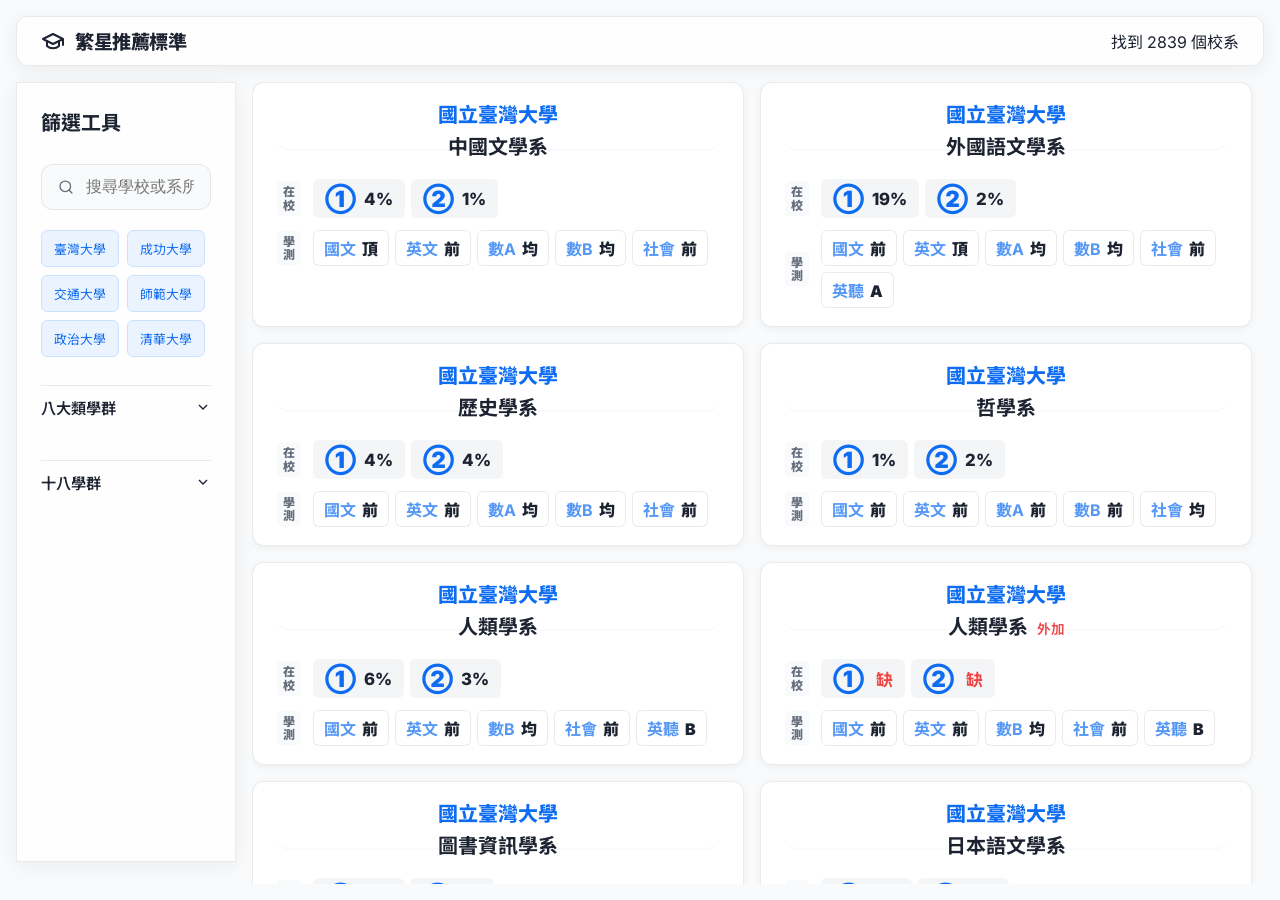
<file: index.html>
<!DOCTYPE html>
<html lang="zh-TW">

<head>
    <meta charset="UTF-8">
    <meta name="viewport" content="width=device-width, initial-scale=1.0">
    <title>校系檢索面板 | Admissions Dashboard</title>
    <link rel="preconnect" href="https://fonts.googleapis.com">
    <link rel="preconnect" href="https://fonts.gstatic.com" crossorigin>
    <link
        href="https://fonts.googleapis.com/css2?family=Inter:wght@300;400;500;600;700&family=Noto+Sans+TC:wght@300;400;500;700&display=swap"
        rel="stylesheet">
    <link rel="stylesheet" href="styles.css">
</head>

<body>
    <!-- Decorative Background Shapes -->
    <div class="bg-shape shape-1"></div>
    <div class="bg-shape shape-2"></div>
    <div class="bg-shape shape-3"></div>

    <div class="app-container">
        <!-- Header -->
        <header class="glass-panel">
            <div class="logo">
                <svg width="24" height="24" viewBox="0 0 24 24" fill="none" stroke="currentColor" stroke-width="2"
                    stroke-linecap="round" stroke-linejoin="round">
                    <path d="M22 10v6M2 10l10-5 10 5-10 5z" />
                    <path d="M6 12v5c3 3 9 3 12 0v-5" />
                </svg>
                <h1>繁星推薦標準</h1>
            </div>
            <div class="stats" id="result-stats">
                載入資料中...
            </div>
        </header>

        <div class="main-content">
            <!-- Sidebar Filters -->
            <aside class="filters glass-panel">
                <h2 class="filter-title">篩選工具</h2>

                <!-- 1. Search Box (Top) -->
                <div class="filter-group search-group">
                    <div class="search-box-standalone">
                        <svg width="20" height="20" viewBox="0 0 24 24" fill="none" stroke="currentColor"
                            stroke-width="2" stroke-linecap="round" stroke-linejoin="round">
                            <circle cx="11" cy="11" r="8" />
                            <line x1="21" y1="21" x2="16.65" y2="16.65" />
                        </svg>
                        <input type="text" id="search-input" placeholder="搜尋學校或系所...">
                    </div>
                </div>

                <!-- 2. Popular Schools (No Label) -->
                <div class="filter-group school-fast-links">
                    <div class="pill-container school-pills" id="popular-schools-list">
                        <!-- Injected via JS -->
                    </div>
                </div>

                <!-- 3. 8-Groups (Collapsible) -->
                <div class="filter-group collapsible-group">
                    <div class="collapse-header" onclick="toggleCollapse('filter-8-groups-container')">
                        <span class="label-text">八大類學群</span>
                        <svg class="chevron-icon" width="16" height="16" viewBox="0 0 24 24" fill="none"
                            stroke="currentColor" stroke-width="2">
                            <path d="M6 9l6 6 6-6" />
                        </svg>
                    </div>
                    <div class="collapse-content" id="filter-8-groups-container">
                        <div class="pill-container" id="filter-8-groups">
                            <!-- Injected via JS -->
                        </div>
                    </div>
                </div>

                <!-- 4. 18-Groups (Collapsible) -->
                <div class="filter-group collapsible-group">
                    <div class="collapse-header" onclick="toggleCollapse('filter-18-groups-container')">
                        <span class="label-text">十八學群</span>
                        <svg class="chevron-icon" width="16" height="16" viewBox="0 0 24 24" fill="none"
                            stroke="currentColor" stroke-width="2">
                            <path d="M6 9l6 6 6-6" />
                        </svg>
                    </div>
                    <div class="collapse-content" id="filter-18-groups-container">
                        <div class="pill-container" id="filter-18-groups">
                            <!-- Injected via JS -->
                        </div>
                    </div>
                </div>
            </aside>

            <!-- Results Area -->
            <main class="results-area">
                <div id="results-container" class="scroll-container">
                    <!-- Cards injected via JS -->
                    <div class="loading-spinner">
                        <div class="spinner"></div>
                    </div>
                </div>
            </main>
        </div>
    </div>

    <script src="app.js"></script>
</body>

</html>
</file>
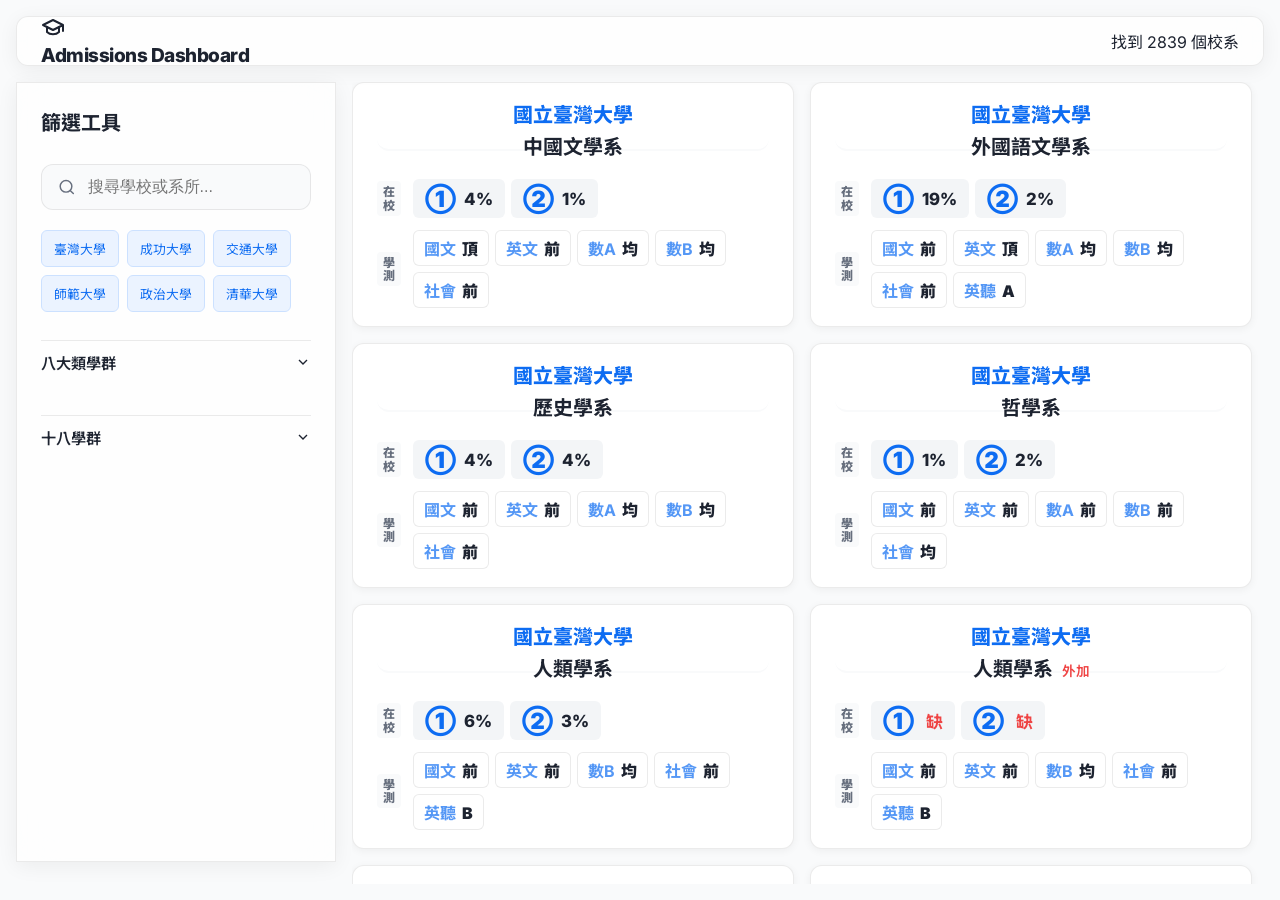
<file: Dashboard/index.html>
<!DOCTYPE html>
<html lang="zh-TW">

<head>
    <meta charset="UTF-8">
    <meta name="viewport" content="width=device-width, initial-scale=1.0">
    <title>校系檢索面板 | Admissions Dashboard</title>
    <link rel="preconnect" href="https://fonts.googleapis.com">
    <link rel="preconnect" href="https://fonts.gstatic.com" crossorigin>
    <link
        href="https://fonts.googleapis.com/css2?family=Inter:wght@300;400;500;600;700&family=Noto+Sans+TC:wght@300;400;500;700&display=swap"
        rel="stylesheet">
    <link rel="stylesheet" href="styles.css">
</head>

<body>
    <!-- Decorative Background Shapes -->
    <div class="bg-shape shape-1"></div>
    <div class="bg-shape shape-2"></div>
    <div class="bg-shape shape-3"></div>

    <div class="app-container">
        <!-- Header -->
        <header class="glass-panel">
            <div class="logo">
                <svg width="24" height="24" viewBox="0 0 24 24" fill="none" stroke="currentColor" stroke-width="2"
                    stroke-linecap="round" stroke-linejoin="round">
                    <path d="M22 10v6M2 10l10-5 10 5-10 5z" />
                    <path d="M6 12v5c3 3 9 3 12 0v-5" />
                </svg>
                <h1>Admissions Dashboard</h1>
            </div>
            <div class="stats" id="result-stats">
                載入資料中...
            </div>
        </header>

        <div class="main-content">
            <!-- Sidebar Filters -->
            <aside class="filters glass-panel">
                <h2 class="filter-title">篩選工具</h2>

                <!-- 1. Search Box (Top) -->
                <div class="filter-group search-group">
                    <div class="search-box-standalone">
                        <svg width="20" height="20" viewBox="0 0 24 24" fill="none" stroke="currentColor"
                            stroke-width="2" stroke-linecap="round" stroke-linejoin="round">
                            <circle cx="11" cy="11" r="8" />
                            <line x1="21" y1="21" x2="16.65" y2="16.65" />
                        </svg>
                        <input type="text" id="search-input" placeholder="搜尋學校或系所...">
                    </div>
                </div>

                <!-- 2. Popular Schools (No Label) -->
                <div class="filter-group school-fast-links">
                    <div class="pill-container school-pills" id="popular-schools-list">
                        <!-- Injected via JS -->
                    </div>
                </div>

                <!-- 3. 8-Groups (Collapsible) -->
                <div class="filter-group collapsible-group">
                    <div class="collapse-header" onclick="toggleCollapse('filter-8-groups-container')">
                        <span class="label-text">八大類學群</span>
                        <svg class="chevron-icon" width="16" height="16" viewBox="0 0 24 24" fill="none"
                            stroke="currentColor" stroke-width="2">
                            <path d="M6 9l6 6 6-6" />
                        </svg>
                    </div>
                    <div class="collapse-content" id="filter-8-groups-container">
                        <div class="pill-container" id="filter-8-groups">
                            <!-- Injected via JS -->
                        </div>
                    </div>
                </div>

                <!-- 4. 18-Groups (Collapsible) -->
                <div class="filter-group collapsible-group">
                    <div class="collapse-header" onclick="toggleCollapse('filter-18-groups-container')">
                        <span class="label-text">十八學群</span>
                        <svg class="chevron-icon" width="16" height="16" viewBox="0 0 24 24" fill="none"
                            stroke="currentColor" stroke-width="2">
                            <path d="M6 9l6 6 6-6" />
                        </svg>
                    </div>
                    <div class="collapse-content" id="filter-18-groups-container">
                        <div class="pill-container" id="filter-18-groups">
                            <!-- Injected via JS -->
                        </div>
                    </div>
                </div>
            </aside>

            <!-- Results Area -->
            <main class="results-area">
                <div id="results-container" class="scroll-container">
                    <!-- Cards injected via JS -->
                    <div class="loading-spinner">
                        <div class="spinner"></div>
                    </div>
                </div>
            </main>
        </div>
    </div>

    <script src="app.js"></script>
</body>

</html>
</file>
<file: styles.css>
:root {
    --primary: hsl(215, 90%, 50%);
    --bg-page: hsl(210, 20%, 98%);
    --bg-glass: rgba(255, 255, 255, 0.75);
    --bg-card: rgba(255, 255, 255, 0.9);
    --border: rgba(0, 0, 0, 0.08);
    --text-main: hsl(220, 25%, 15%);
    --text-muted: hsl(220, 10%, 45%);
    --accent: hsl(215, 95%, 45%);
    --shadow: 0 4px 20px rgba(0, 0, 0, 0.06);
    --shadow-hover: 0 10px 35px rgba(0, 0, 0, 0.1);
}

* {
    box-sizing: border-box;
    margin: 0;
    padding: 0;
}

body {
    background-color: var(--bg-page);
    color: var(--text-main);
    font-family: 'Inter', 'Noto Sans TC', sans-serif;
    height: 100vh;
    overflow: hidden;
    display: flex;
    justify-content: center;
}

/* Base Light UI */
.glass-panel {
    background: var(--bg-glass);
    backdrop-filter: blur(20px);
    -webkit-backdrop-filter: blur(20px);
    border: 1px solid var(--border);
    box-shadow: var(--shadow);
}

.app-container {
    width: 100%;
    max-width: 1700px;
    height: 100vh;
    padding: 16px;
    display: flex;
    flex-direction: column;
    gap: 16px;
}

header {
    height: 50px;
    display: flex;
    justify-content: space-between;
    align-items: center;
    padding: 0 24px;
    border-radius: 12px;
    background: white;
    border-bottom: 2px solid var(--primary);
}

.logo {
    display: flex;
    align-items: center;
    gap: 10px;
}


.logo h1 {
    font-size: 1.2rem;
    font-weight: 800;
    color: var(--text-main);
    letter-spacing: -0.5px;
}

.main-content {
    flex: 1;
    display: flex;
    gap: 16px;
    min-height: 0;
}

/* Sidebar */
.filters {
    width: 220px;
    padding: 24px;
    display: flex;
    flex-direction: column;
    gap: 20px;
    position: sticky;
    top: 24px;
    height: calc(100vh - 120px);
    overflow-y: auto;
}

.filter-title {
    font-size: 1.25rem;
    font-weight: 700;
    margin-bottom: 8px;
    color: var(--text-main);
}

.filter-group {
    display: flex;
    flex-direction: column;
    gap: 12px;
}

/* SEARCH BOX STANDALONE */
.search-box-standalone {
    display: flex;
    align-items: center;
    gap: 12px;
    background: var(--bg-page);
    border: 1px solid var(--border);
    padding: 12px 16px;
    border-radius: 12px;
    transition: all 0.3s ease;
}

.search-box-standalone:focus-within {
    border-color: var(--primary);
    box-shadow: 0 0 0 4px rgba(37, 99, 235, 0.1);
    background: white;
}

.search-box-standalone input {
    border: none;
    background: transparent;
    width: 100%;
    outline: none;
    font-size: 1rem;
    color: var(--text-main);
}

.search-box-standalone svg {
    color: var(--text-muted);
}

/* COLLAPSIBLE GROUPS */
.collapsible-group {
    border-radius: 12px;
}

.collapse-header {
    display: flex;
    justify-content: space-between;
    align-items: center;
    padding: 10px 0;
    cursor: pointer;
    border-top: 1px solid var(--border);
    transition: color 0.2s;
}

.collapse-header:hover {
    color: var(--primary);
}

.collapse-header .label-text {
    font-size: 0.95rem;
    font-weight: 600;
}

.chevron-icon {
    transition: transform 0.3s ease;
}

.collapse-content {
    max-height: 0;
    overflow: hidden;
    transition: max-height 0.3s ease-out, opacity 0.2s;
    opacity: 0;
}

.collapse-content.expanded {
    max-height: 1000px;
    /* Big enough to show all */
    opacity: 1;
    padding-bottom: 12px;
}

.expanded+.collapse-header .chevron-icon,
.collapse-header.active .chevron-icon {
    transform: rotate(180deg);
}

/* PILL STYLING UPDATES */
.pill-container {
    display: flex;
    flex-wrap: wrap;
    gap: 8px;
}

.school-fast-links {
    margin-bottom: 8px;
}

.pill {
    padding: 8px 12px;
    background: white;
    border: 1px solid var(--border);
    border-radius: 6px;
    font-size: 0.8rem;
    color: var(--text-muted);
    cursor: pointer;
    transition: 0.2s;
    min-width: 60px;
    text-align: center;
}

.pill:hover {
    background: var(--bg-page);
    color: var(--text-main);
}

.pill.active {
    background: var(--primary);
    color: white;
    border-color: var(--primary);
    font-weight: 800;
    box-shadow: 0 4px 12px rgba(37, 99, 235, 0.3);
}

.school-pill {
    background: hsl(215, 100%, 96%);
    color: var(--primary);
    border-color: hsl(215, 100%, 90%);
}

/* Results Area */
.results-area {
    flex: 1;
    min-width: 0;
}

.scroll-container {
    height: 100%;
    overflow-y: auto;
    display: grid;
    grid-template-columns: repeat(2, minmax(0, 1fr));
    gap: 16px;
    align-content: start;
    padding-right: 12px;
}

@media (max-width: 800px) {
    .scroll-container {
        grid-template-columns: 1fr;
    }
}

/* MINI CARD DESIGN - VERTICAL LAYERED */
.mini-card {
    background: white;
    border: 1px solid var(--border);
    border-radius: 12px;
    padding: 18px 24px;
    display: flex;
    flex-direction: column;
    gap: 12px;
    transition: all 0.25s ease;
    box-shadow: 0 2px 8px rgba(0, 0, 0, 0.05);
}

.mini-card:hover {
    transform: translateX(4px);
    box-shadow: var(--shadow-hover);
    border-color: var(--primary);
}

.mini-card-header {
    display: flex;
    flex-direction: column;
    gap: 2px;
    border-bottom: 2px solid var(--bg-page);
    padding-bottom: 24px;
    margin-bottom: 16px;
    text-align: left;
}

.school-name {
    font-size: 1.25rem;
    font-weight: 800;
    color: var(--primary);
}

.dept-name {
    font-weight: 700;
    color: var(--text-main);
    white-space: nowrap;
    overflow: hidden;
    text-overflow: ellipsis;
    line-height: 1.6;
    padding: 2px 0;
    display: block;
    min-height: 1.5em;
}

.extra-red {
    color: #ef4444;
    font-size: 0.85rem;
    font-weight: 600;
    margin-left: 4px;
}

.missing-val {
    color: #ef4444;
    font-weight: 700;
}

.mini-card-content {
    display: flex;
    flex-direction: column;
    gap: 12px;
}

.exam-row,
.rank-row {
    display: flex;
    align-items: center;
    gap: 12px;
}

.row-label {
    font-size: 0.75rem;
    font-weight: 900;
    color: var(--text-muted);
    line-height: 1.1;
    background: var(--bg-page);
    padding: 4px 5px;
    border-radius: 4px;
    text-align: center;
    width: 24px;
}

.rank-group,
.exam-group {
    display: flex;
    gap: 6px;
    flex-wrap: wrap;
    flex: 1;
}

.rank-item {
    font-size: 1.05rem;
    font-weight: 800;
    color: var(--text-main);
    background: hsl(210, 20%, 96%);
    padding: 6px 12px;
    border-radius: 6px;
    display: flex;
    align-items: center;
    gap: 4px;
}

.rank-icon {
    color: var(--primary);
    font-weight: 900;
    font-size: 1.4rem;
}

.exam-mini {
    background: #fff;
    border: 1px solid var(--border);
    border-radius: 6px;
    padding: 5px 10px;
    display: flex;
    align-items: baseline;
    gap: 6px;
    position: relative;
    cursor: pointer;
}

.exam-sub {
    font-size: 1rem;
    font-weight: 700;
    color: var(--primary);
    opacity: 0.7;
}

.exam-lvl {
    font-size: 1rem;
    font-weight: 900;
    color: var(--text-main);
    cursor: help;
}

.exam-score {
    display: none;
    position: absolute;
    top: calc(100% + 10px);
    left: 50%;
    transform: translateX(-50%);
    background: #1e293b;
    color: #fff;
    padding: 6px 12px;
    border-radius: 6px;
    font-size: 0.9rem;
    font-weight: 800;
    white-space: nowrap;
    z-index: 100;
    box-shadow: 0 4px 15px rgba(0, 0, 0, 0.25);
    pointer-events: none;
}

.exam-score::after {
    content: '';
    position: absolute;
    bottom: 100%;
    left: 50%;
    transform: translateX(-50%);
    border: 6px solid transparent;
    border-bottom-color: #1e293b;
}

.exam-mini:hover .exam-score {
    display: block;
}

/* Custom Scrollbar */
::-webkit-scrollbar {
    width: 6px;
}

::-webkit-scrollbar-track {
    background: transparent;
}

::-webkit-scrollbar-thumb {
    background: #d1d5db;
    border-radius: 10px;
}

::-webkit-scrollbar-thumb:hover {
    background: #9ca3af;
}

.no-results {
    text-align: center;
    padding: 60px;
    color: var(--text-muted);
    font-size: 1rem;
}
</file>
<file: Dashboard/styles.css>
:root {
    --primary: hsl(215, 90%, 50%);
    --bg-page: hsl(210, 20%, 98%);
    --bg-glass: rgba(255, 255, 255, 0.75);
    --bg-card: rgba(255, 255, 255, 0.9);
    --border: rgba(0, 0, 0, 0.08);
    --text-main: hsl(220, 25%, 15%);
    --text-muted: hsl(220, 10%, 45%);
    --accent: hsl(215, 95%, 45%);
    --shadow: 0 4px 20px rgba(0, 0, 0, 0.06);
    --shadow-hover: 0 10px 35px rgba(0, 0, 0, 0.1);
}

* {
    box-sizing: border-box;
    margin: 0;
    padding: 0;
}

body {
    background-color: var(--bg-page);
    color: var(--text-main);
    font-family: 'Inter', 'Noto Sans TC', sans-serif;
    height: 100vh;
    overflow: hidden;
    display: flex;
    justify-content: center;
}

/* Base Light UI */
.glass-panel {
    background: var(--bg-glass);
    backdrop-filter: blur(20px);
    -webkit-backdrop-filter: blur(20px);
    border: 1px solid var(--border);
    box-shadow: var(--shadow);
}

.app-container {
    width: 100%;
    max-width: 1700px;
    height: 100vh;
    padding: 16px;
    display: flex;
    flex-direction: column;
    gap: 16px;
}

header {
    height: 50px;
    display: flex;
    justify-content: space-between;
    align-items: center;
    padding: 0 24px;
    border-radius: 12px;
    background: white;
    border-bottom: 2px solid var(--primary);
}

.logo h1 {
    font-size: 1.2rem;
    font-weight: 800;
    color: var(--text-main);
    letter-spacing: -0.5px;
}

.main-content {
    flex: 1;
    display: flex;
    gap: 16px;
    min-height: 0;
}

/* Sidebar */
.filters {
    width: 320px;
    padding: 24px;
    display: flex;
    flex-direction: column;
    gap: 20px;
    position: sticky;
    top: 24px;
    height: calc(100vh - 120px);
    overflow-y: auto;
}

.filter-title {
    font-size: 1.25rem;
    font-weight: 700;
    margin-bottom: 8px;
    color: var(--text-main);
}

.filter-group {
    display: flex;
    flex-direction: column;
    gap: 12px;
}

/* SEARCH BOX STANDALONE */
.search-box-standalone {
    display: flex;
    align-items: center;
    gap: 12px;
    background: var(--bg-page);
    border: 1px solid var(--border);
    padding: 12px 16px;
    border-radius: 12px;
    transition: all 0.3s ease;
}

.search-box-standalone:focus-within {
    border-color: var(--primary);
    box-shadow: 0 0 0 4px rgba(37, 99, 235, 0.1);
    background: white;
}

.search-box-standalone input {
    border: none;
    background: transparent;
    width: 100%;
    outline: none;
    font-size: 1rem;
    color: var(--text-main);
}

.search-box-standalone svg {
    color: var(--text-muted);
}

/* COLLAPSIBLE GROUPS */
.collapsible-group {
    border-radius: 12px;
}

.collapse-header {
    display: flex;
    justify-content: space-between;
    align-items: center;
    padding: 10px 0;
    cursor: pointer;
    border-top: 1px solid var(--border);
    transition: color 0.2s;
}

.collapse-header:hover {
    color: var(--primary);
}

.collapse-header .label-text {
    font-size: 0.95rem;
    font-weight: 600;
}

.chevron-icon {
    transition: transform 0.3s ease;
}

.collapse-content {
    max-height: 0;
    overflow: hidden;
    transition: max-height 0.3s ease-out, opacity 0.2s;
    opacity: 0;
}

.collapse-content.expanded {
    max-height: 1000px;
    /* Big enough to show all */
    opacity: 1;
    padding-bottom: 12px;
}

.expanded+.collapse-header .chevron-icon,
.collapse-header.active .chevron-icon {
    transform: rotate(180deg);
}

/* PILL STYLING UPDATES */
.pill-container {
    display: flex;
    flex-wrap: wrap;
    gap: 8px;
}

.school-fast-links {
    margin-bottom: 8px;
}

.pill {
    padding: 8px 12px;
    background: white;
    border: 1px solid var(--border);
    border-radius: 6px;
    font-size: 0.8rem;
    color: var(--text-muted);
    cursor: pointer;
    transition: 0.2s;
}

.pill:hover {
    background: var(--bg-page);
    color: var(--text-main);
}

.pill.active {
    background: var(--primary);
    color: white;
    border-color: var(--primary);
    font-weight: 800;
    box-shadow: 0 4px 12px rgba(37, 99, 235, 0.3);
}

.school-pill {
    background: hsl(215, 100%, 96%);
    color: var(--primary);
    border-color: hsl(215, 100%, 90%);
}

/* Results Area */
.results-area {
    flex: 1;
    min-width: 0;
}

.scroll-container {
    height: 100%;
    overflow-y: auto;
    display: grid;
    grid-template-columns: repeat(auto-fill, minmax(420px, 1fr));
    gap: 16px;
    align-content: start;
    padding-right: 12px;
}

/* MINI CARD DESIGN - VERTICAL LAYERED */
.mini-card {
    background: white;
    border: 1px solid var(--border);
    border-radius: 12px;
    padding: 18px 24px;
    display: flex;
    flex-direction: column;
    gap: 12px;
    transition: all 0.25s ease;
    box-shadow: 0 2px 8px rgba(0, 0, 0, 0.05);
}

.mini-card:hover {
    transform: translateX(4px);
    box-shadow: var(--shadow-hover);
    border-color: var(--primary);
}

.mini-card-header {
    display: flex;
    flex-direction: column;
    gap: 2px;
    border-bottom: 2px solid var(--bg-page);
    padding-bottom: 24px;
    margin-bottom: 16px;
    text-align: left;
}

.school-name {
    font-size: 1.25rem;
    font-weight: 800;
    color: var(--primary);
}

.dept-name {
    font-weight: 700;
    color: var(--text-main);
    white-space: nowrap;
    overflow: hidden;
    text-overflow: ellipsis;
    line-height: 1.6;
    padding: 2px 0;
    display: block;
    min-height: 1.5em;
}

.extra-red {
    color: #ef4444;
    font-size: 0.85rem;
    font-weight: 600;
    margin-left: 4px;
}

.missing-val {
    color: #ef4444;
    font-weight: 700;
}

.mini-card-content {
    display: flex;
    flex-direction: column;
    gap: 12px;
}

.exam-row,
.rank-row {
    display: flex;
    align-items: center;
    gap: 12px;
}

.row-label {
    font-size: 0.75rem;
    font-weight: 900;
    color: var(--text-muted);
    line-height: 1.1;
    background: var(--bg-page);
    padding: 4px 5px;
    border-radius: 4px;
    text-align: center;
    width: 24px;
}

.rank-group,
.exam-group {
    display: flex;
    gap: 6px;
    flex-wrap: wrap;
    flex: 1;
}

.rank-item {
    font-size: 1.05rem;
    font-weight: 800;
    color: var(--text-main);
    background: hsl(210, 20%, 96%);
    padding: 6px 12px;
    border-radius: 6px;
    display: flex;
    align-items: center;
    gap: 4px;
}

.rank-icon {
    color: var(--primary);
    font-weight: 900;
    font-size: 1.4rem;
}

.exam-mini {
    background: #fff;
    border: 1px solid var(--border);
    border-radius: 6px;
    padding: 5px 10px;
    display: flex;
    align-items: baseline;
    gap: 6px;
    position: relative;
    cursor: pointer;
}

.exam-sub {
    font-size: 1rem;
    font-weight: 700;
    color: var(--primary);
    opacity: 0.7;
}

.exam-lvl {
    font-size: 1rem;
    font-weight: 900;
    color: var(--text-main);
    cursor: help;
}

.exam-score {
    display: none;
    position: absolute;
    top: calc(100% + 10px);
    left: 50%;
    transform: translateX(-50%);
    background: #1e293b;
    color: #fff;
    padding: 6px 12px;
    border-radius: 6px;
    font-size: 0.9rem;
    font-weight: 800;
    white-space: nowrap;
    z-index: 100;
    box-shadow: 0 4px 15px rgba(0, 0, 0, 0.25);
    pointer-events: none;
}

.exam-score::after {
    content: '';
    position: absolute;
    bottom: 100%;
    left: 50%;
    transform: translateX(-50%);
    border: 6px solid transparent;
    border-bottom-color: #1e293b;
}

.exam-mini:hover .exam-score {
    display: block;
}

/* Custom Scrollbar */
::-webkit-scrollbar {
    width: 6px;
}

::-webkit-scrollbar-track {
    background: transparent;
}

::-webkit-scrollbar-thumb {
    background: #d1d5db;
    border-radius: 10px;
}

::-webkit-scrollbar-thumb:hover {
    background: #9ca3af;
}

.no-results {
    text-align: center;
    padding: 60px;
    color: var(--text-muted);
    font-size: 1rem;
}
</file>
